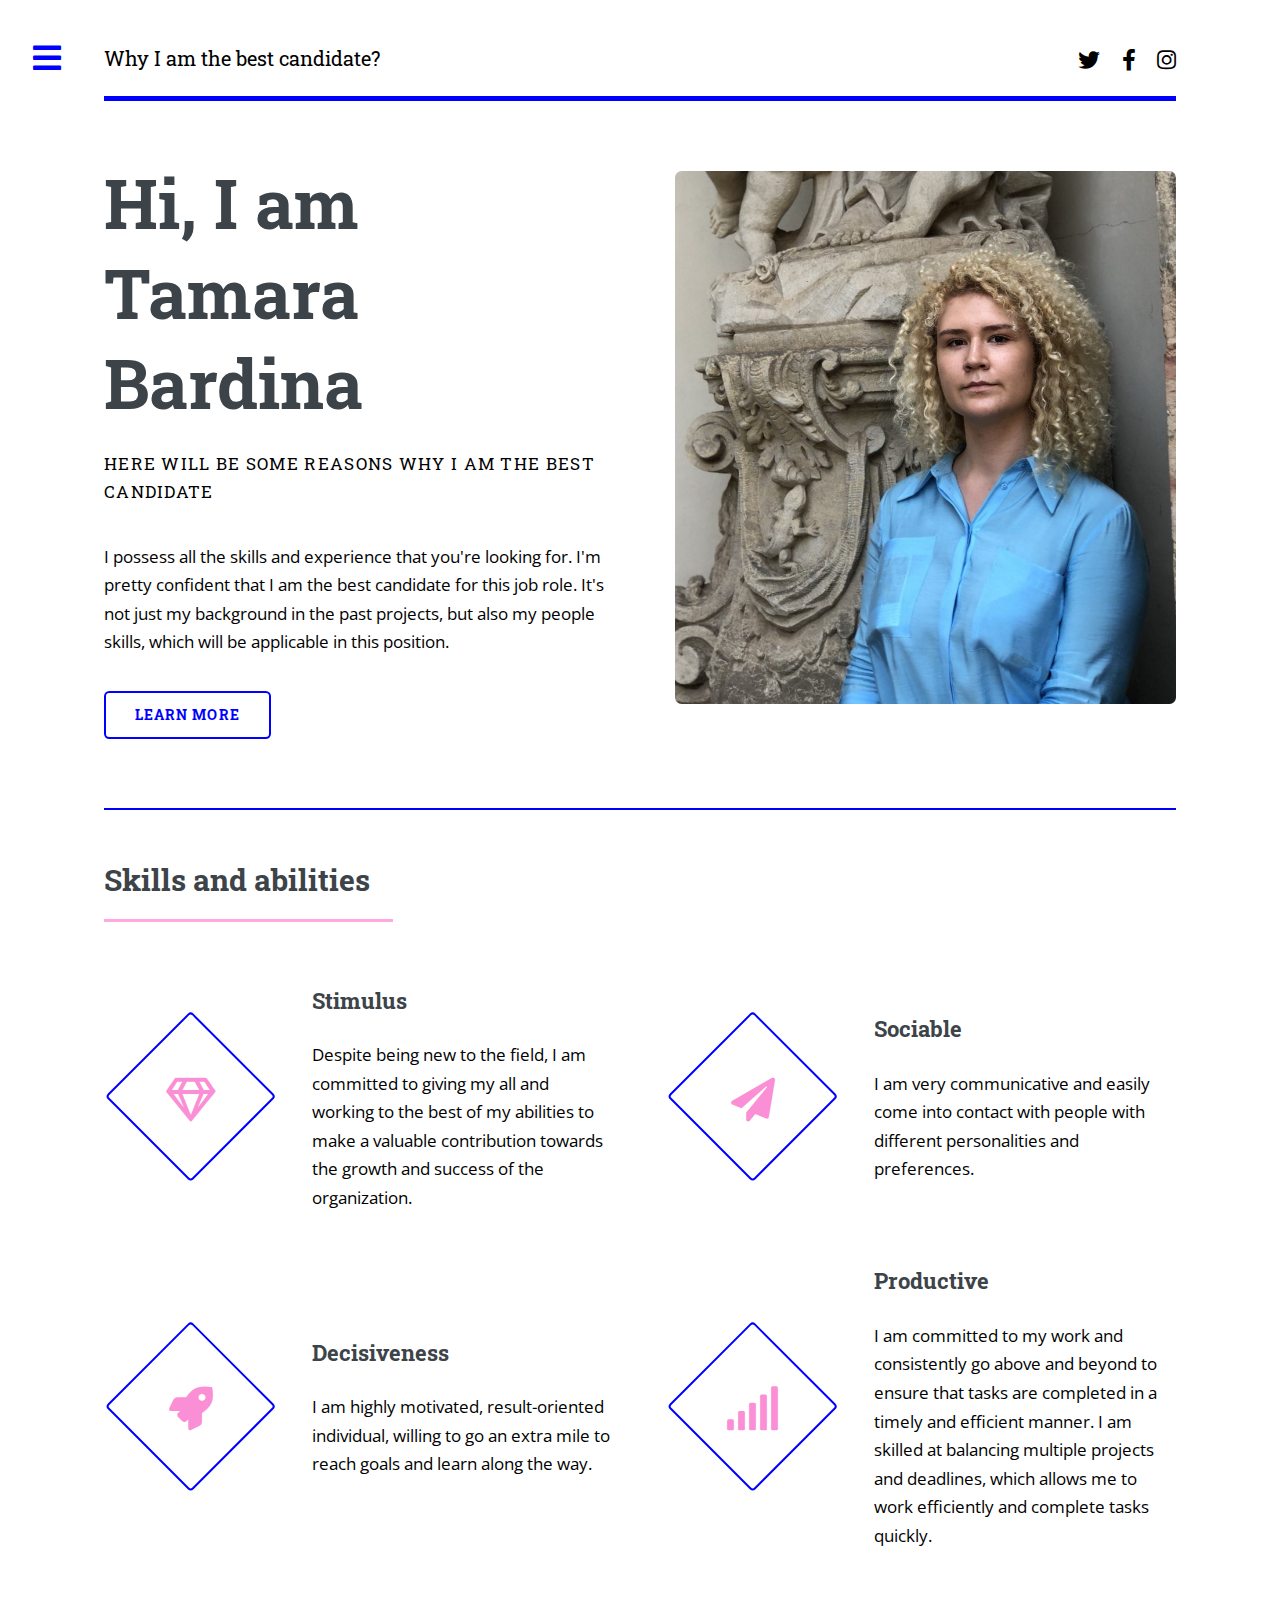
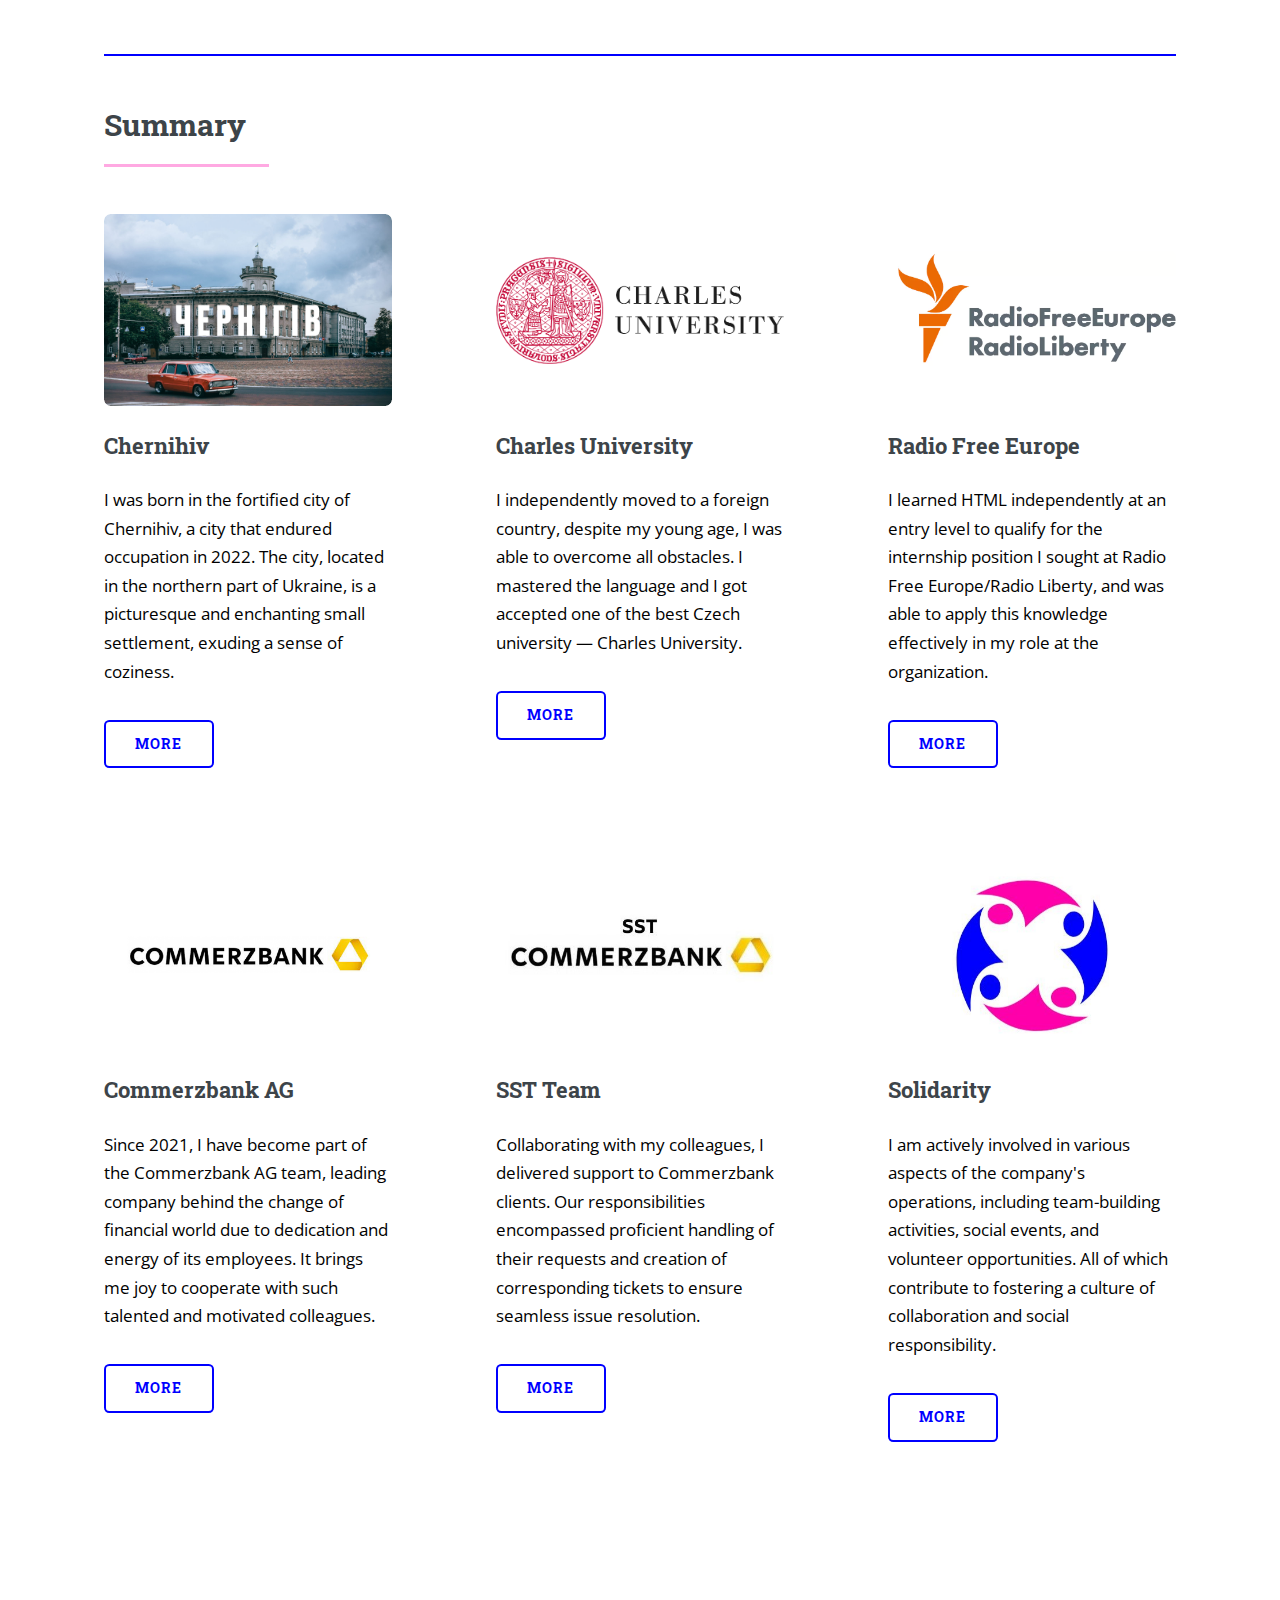
<file: index.html>
<html>
  <head>
    <link rel="shortcut icon" href="images/favicon.ico" type="image/x-icon">
    <title>Tamara Bardina</title>
    <meta charset="utf-8" />
    <meta
      name="viewport"
      content="width=device-width, initial-scale=1, user-scalable=no"
    />
    <link rel="stylesheet" href="main.css" />
    <link
      rel="stylesheet"
      href="./vendor/fontawesome-free-5.15.4-web/css/all.min.css"
    />
    <script
      defer
      src="./vendor/fontawesome-free-5.15.4-web/js/all.min.js"
    ></script>

    <script src="./vendor/jquery-3.6.4.min.js"></script>
  </head>

  <body class="is-preload">
    <!-- Wrapper -->
    <div id="wrapper">
      <!-- Main -->
      <div id="main">
        <div class="inner">
          <!-- Header -->
          <header id="header">
            <a href="#skills" class="logo">Why I am the best candidate?</a>
            <ul class="icons">
              <li>
                <a href="https://twitter.com/tamarrraa1" class="icon brands fa-twitter" target="_blank"></a>
              </li>
              <li>
                <a href="https://www.facebook.com/profile.php?id=100004613892435" class="icon brands fa-facebook-f" target="_blank"></a>
              </li>
              <li>
                <a href="https://www.instagram.com/lepanouissement.palmae/" class="icon brands fa-instagram" target="_blank"></a>
              </li>
            </ul>
          </header>

          <!-- Banner -->
          <section id="banner">
            <div class="content">
              <header>
                <h1>Hi, I am Tamara Bardina</h1>
                <p>Here will be some reasons why I am the best candidate</p>
              </header>
              <p>
                I possess all the skills and experience that you're looking for.
                I'm pretty confident that I am the best candidate for this job
                role. It's not just my background in the past projects, but also
                my people skills, which will be applicable in this position.
              </p>
              <ul class="actions">
                <li><a href="#skills" class="button big">Learn More</a></li> 
              </ul>
            </div>
            <span class="image object">
              <img src="images/pic10.jpg" alt="Nice picture of Tamara Bardina" />
            </span>
          </section>

          <!-- Section -->
          <section>
            <header class="major summary" id="skills">
              <h2>Skills and abilities</h2>
            </header>
            <div class="features">
              <article>
                <span class="icon fa-gem"></span>
                <div class="content">
                  <h3>Stimulus</h3>
                  <p>
                    Despite being new to the field, 
                    I am committed to giving my all and working to 
                    the best of my abilities to make a valuable contribution 
                    towards the growth and success of the organization.
                  </p>
                </div>
              </article>
              <article>
                <span class="icon solid fa-paper-plane"></span>
                <div class="content">
                  <h3>Sociable</h3>
                  <p>
                    I am very communicative and easily come into contact with
                    people with different personalities and preferences.
                  </p>
                </div>
              </article>
              <article>
                <span class="icon solid fa-rocket"></span>
                <div class="content">
                  <h3>Decisiveness</h3>
                  <p>
                    I am highly motivated, result-oriented individual, willing
                    to go an extra mile to reach goals and learn along the way.
                  </p>
                </div>
              </article>
              <article>
                <span class="icon solid fa-signal"></span>
                <div class="content">
                  <h3>Productive</h3>
                  <p>
                    I am committed to my work and consistently go above and
                    beyond to ensure that tasks are completed in a timely and
                    efficient manner. I am skilled at balancing multiple
                    projects and deadlines, which allows me to work efficiently
                    and complete tasks quickly.
                  </p>
                </div>
              </article>
            </div>
          </section>

          <!-- Section -->
          <section>
            <header class="major summary">
              <h2>Summary</h2>
            </header>
            <div class="posts">
              <article>
                <div class="box-posts">
                <a href="https://www.chernigiv-rada.gov.ua" class="image" target="_blank"
                  ><img src="images/pic01.jpg" alt="Nice picture of Chernihiv"
                /></a></div>
                <h3>Chernihiv</h3>
                <p>
                  I was born in the fortified city of Chernihiv, 
                  a city that endured occupation in 2022. 
                  The city, located in the northern part of Ukraine, 
                  is a picturesque and enchanting small settlement, exuding a sense of coziness.
                </p>
                <ul class="actions">
                  <li><a href="https://www.chernigiv-rada.gov.ua" class="button" target="_blank">More</a></li>
                </ul>
              </article>
              <article>
                <div class="box-posts">
                <a href="https://cuni.cz/uken-1.html" class="image" target="_blank"
                  ><img src="images/pic02.jpg" alt="Charles University logo"
                /></a></div>
                <h3>Charles University</h3>
                <p>
                  I independently moved to a foreign country, 
                  despite my young age, I was able to overcome all obstacles. 
                  I mastered the language and I got accepted 
                  one of the best Czech university — Charles University.
                </p>
                <ul class="actions">
                  <li><a href="https://cuni.cz/uken-1.html" class="button" target="_blank">More</a></li>
                </ul>
              </article>
              <article>
                <div class="box-posts">
                <a href="https://www.rferl.org/" class="image" target="_blank"
                  ><img src="images/pic03.jpg" alt="Radio Free Europe/Radio Liberty logo"
                /></a></div>
                <h3>Radio Free Europe</h3>
                <p>
                  I learned HTML independently at an entry level to qualify 
                  for the internship position I sought at Radio Free Europe/Radio Liberty, 
                  and was able to apply this knowledge effectively in my role at the organization.
                </p>
                <ul class="actions">
                  <li><a href="https://www.rferl.org/" class="button" target="_blank">More</a></li>
                </ul>
              </article>
              <article>
                <div class="box-posts">
                <a href="https://www.commerzbank.cz/portal/cs/cb/cz/firmenkunden/tschechien.html" class="image" target="_blank"
                  ><img src="images/pic04.jpg" alt="Commerzbank AG logo"
                /></a></div>
                <h3>Commerzbank AG</h3>
                <p>
                  Since 2021, I have become part of the Commerzbank AG team, 
                  leading company behind the change of financial world due to 
                  dedication and energy of its employees. It brings me joy 
                  to cooperate with such talented and motivated colleagues.
                </p>
                <ul class="actions">
                  <li><a href="https://www.commerzbank.cz/portal/cs/cb/cz/firmenkunden/tschechien.html" class="button" target="_blank">More</a></li>
                </ul>
              </article>
              <article>
                <div class="box-posts">
                <a href="https://www.commerzbank.cz/portal/cs/cb/cz/firmenkunden/tschechien.html" class="image" target="_blank"><img src="images/pic05.jpg" alt=""
                /></a></div>
                <h3>SST Team</h3>
                <p>
                  Collaborating with my colleagues, 
                  I delivered support to Commerzbank clients. 
                  Our responsibilities encompassed proficient handling 
                  of their requests and creation of corresponding tickets 
                  to ensure seamless issue resolution.
                </p>
                <ul class="actions">
                  <li><a href="https://www.commerzbank.cz/portal/cs/cb/cz/firmenkunden/tschechien.html" class="button" target="_blank">More</a></li>
                </ul>
              </article>
              <article>
                <div class="box-posts">
                <a href="generic.html" class="image" target="_blank"
                  ><img src="images/pic06.jpg" alt=""
                /></a></div>
                <h3>Solidarity</h3>
                <p>
                  I am actively involved in various aspects of the company's
                  operations, including team-building activities, social events,
                  and volunteer opportunities. All of which contribute to fostering 
                  a culture of collaboration and social responsibility.
                </p>
                <ul class="actions">
                  <li><a href="generic.html" class="button" target="_blank">More</a></li>
                </ul>
              </article>
            </div>
          </section>
        </div>
      </div>

      <!-- Sidebar -->
      <div id="sidebar" class="inactive">
        <div class="inner">
          <!-- Search -->
          <section id="search" class="alt">
            <form method="post" action="#">
              <input type="text" name="query" id="query" placeholder="Search" />
            </form>
          </section>

          <!-- Menu -->
          <nav id="menu">
            <header class="major">
              <h2>Menu</h2>
            </header>
            <ul>
              <li><a href="index.html">Homepage</a></li>
              <li><a href="generic.html">What I Can Bring to the Company?</a></li>
              <li><a href="elements.html">My philosophy</a></li>
              <li>
                <span class="opener">Submenu</span>
                <ul>
                  <li><a href="tidbit.html">Can I share a tidbit with you?</a></li>
                </ul>
              </li>
              
            </ul>
          </nav>

          <!-- Section -->
          <section>
            <header class="major">
              <h2>Get in touch</h2>
            </header>
            <p>
              Whether you're interested in collaborating on a project, 
              learning more about my services, or just saying hello, 
              I'd love to hear from you! Don't hesitate to get in touch - 
              let's connect and see how we can work together!
            </p>
            <ul class="contact">
              <li class="icon solid fa-envelope">
                <a href="mailto:amarabardina0077@yahoo.com">tamarabardina0077@yahoo.com</a>
              </li>
              <li class="icon solid fa-phone">+420 608 833 830</li>
              <li class="icon solid fa-home">
                Praha<br />
                Czech Republic
              </li>
            </ul>
          </section>

          <!-- Footer -->
          <footer id="footer">
            <p class="copyright">&copy; Untitled. All rights reserved.</p>
          </footer>
        </div>
      </div>
    </div>

    <!-- Scripts -->
    <script src="browser.min.js"></script>
    <script src="main.js"></script>
    <script src="main.css"></script>
  </body>
</html>
</file>
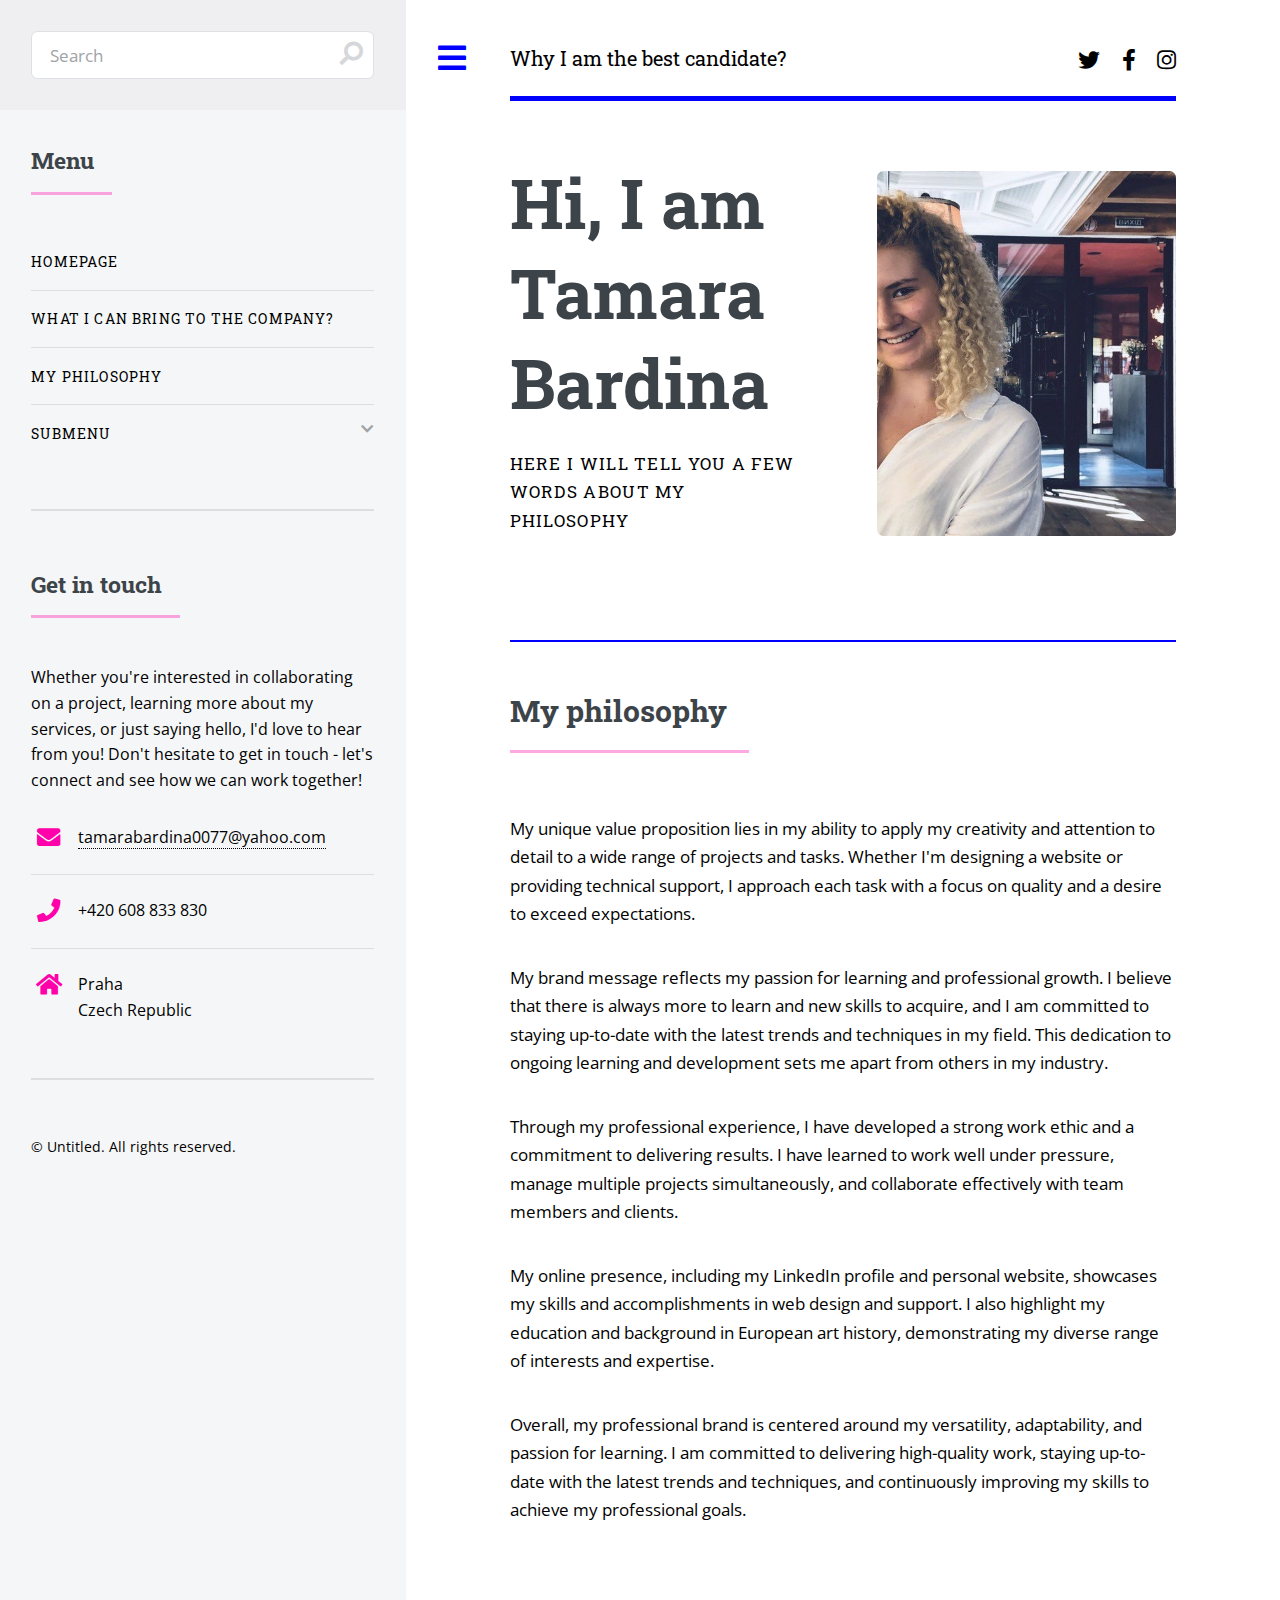
<file: elements.html>
<html>
  <head>
    <link rel="shortcut icon" href="images/favicon.ico" type="image/x-icon">
    <title>Tamara Bardina</title>
    <meta charset="utf-8" />
    <meta
      name="viewport"
      content="width=device-width, initial-scale=1, user-scalable=no"
    />
    <link rel="stylesheet" href="main.css" />
    <link
      rel="stylesheet"
      href="./vendor/fontawesome-free-5.15.4-web/css/all.min.css"
    />
    <script
      defer
      src="./vendor/fontawesome-free-5.15.4-web/js/all.min.js"
    ></script>

    <script src="./vendor/jquery-3.6.4.min.js"></script>
  </head>

  <body class="is-preload">
    <!-- Wrapper -->
    <div id="wrapper">
      <!-- Main -->
      <div id="main">
        <div class="inner">
          <!-- Header -->
          <header id="header">
            <a href="index.html" class="logo">Why I am the best candidate?</a>
            <ul class="icons">
              <li>
                <a href="https://twitter.com/tamarrraa1" class="icon brands fa-twitter" target="_blank"></a>
              </li>
              <li>
                <a href="https://www.facebook.com/profile.php?id=100004613892435" class="icon brands fa-facebook-f" target="_blank"></a>
              </li>
              <li>
                <a href="https://www.instagram.com/lepanouissement.palmae/" class="icon brands fa-instagram" target="_blank"></a>
              </li>
            </ul>
          </header>

          <!-- Banner -->
          <section id="banner">
            <div class="content">
              <header>
                <h1>Hi, I am Tamara Bardina</h1>
                <p>Here I will tell you a few words about my philosophy</p>
              </header>
            </div>
            <span class="image object">
              <img src="images/pic12.jpg" alt="Nice picture of Tamara Bardina" />
            </span>
          </section>

          <!-- Section -->
          <section>
            <header class="major summary">
              <h2>My philosophy</h2>
            </header>
            <p>My unique value proposition lies in my ability to apply my creativity and attention to detail to a wide range of projects and tasks. Whether I'm designing a website or providing technical support, I approach each task with a focus on quality and a desire to exceed expectations.</p>
            <p>My brand message reflects my passion for learning and professional growth. I believe that there is always more to learn and new skills to acquire, and I am committed to staying up-to-date with the latest trends and techniques in my field. This dedication to ongoing learning and development sets me apart from others in my industry.</p>
            <p>Through my professional experience, I have developed a strong work ethic and a commitment to delivering results. I have learned to work well under pressure, manage multiple projects simultaneously, and collaborate effectively with team members and clients.</p>
            <p>My online presence, including my LinkedIn profile and personal website, showcases my skills and accomplishments in web design and support. I also highlight my education and background in European art history, demonstrating my diverse range of interests and expertise.</p>
            <p>Overall, my professional brand is centered around my versatility, adaptability, and passion for learning. I am committed to delivering high-quality work, staying up-to-date with the latest trends and techniques, and continuously improving my skills to achieve my professional goals.</p>
          </section>
        </div>
      </div>

      <!-- Sidebar -->
      <div id="sidebar" class="inactive">
        <div class="inner">
          <!-- Search -->
          <section id="search" class="alt">
            <form method="post" action="#">
              <input type="text" name="query" id="query" placeholder="Search" />
            </form>
          </section>

          <!-- Menu -->
          <nav id="menu">
            <header class="major">
              <h2>Menu</h2>
            </header>
            <ul>
              <li><a href="index.html">Homepage</a></li>
              <li><a href="generic.html">What I Can Bring to the Company?</a></li>
              <li><a href="elements.html">My philosophy</a></li>
              <li>
                <span class="opener">Submenu</span>
                <ul>
                  <li><a href="tidbit.html">Can I share a tidbit with you?</a></li>
                </ul>

            </ul>
          </nav>

          <!-- Section -->
          <section>
            <header class="major">
              <h2>Get in touch</h2>
            </header>
            <p>
                Whether you're interested in collaborating on a project, 
                learning more about my services, or just saying hello, 
                I'd love to hear from you! Don't hesitate to get in touch - 
                let's connect and see how we can work together!
            </p>
            <ul class="contact">
              <li class="icon solid fa-envelope">
                <a href="mailto:amarabardina0077@yahoo.com">tamarabardina0077@yahoo.com</a>
              </li>
              <li class="icon solid fa-phone">+420 608 833 830</li>
              <li class="icon solid fa-home">
                Praha<br/>
                Czech Republic
              </li>
            </ul>
          </section>

          <!-- Footer -->
          <footer id="footer">
            <p class="copyright">&copy; Untitled. All rights reserved.</p>
          </footer>
        </div>
      </div>
    </div>

    <!-- Scripts -->
    <script src="browser.min.js"></script>
    <script src="main.js"></script>
    <script src="main.css"></script>
  </body>
</html>
</file>
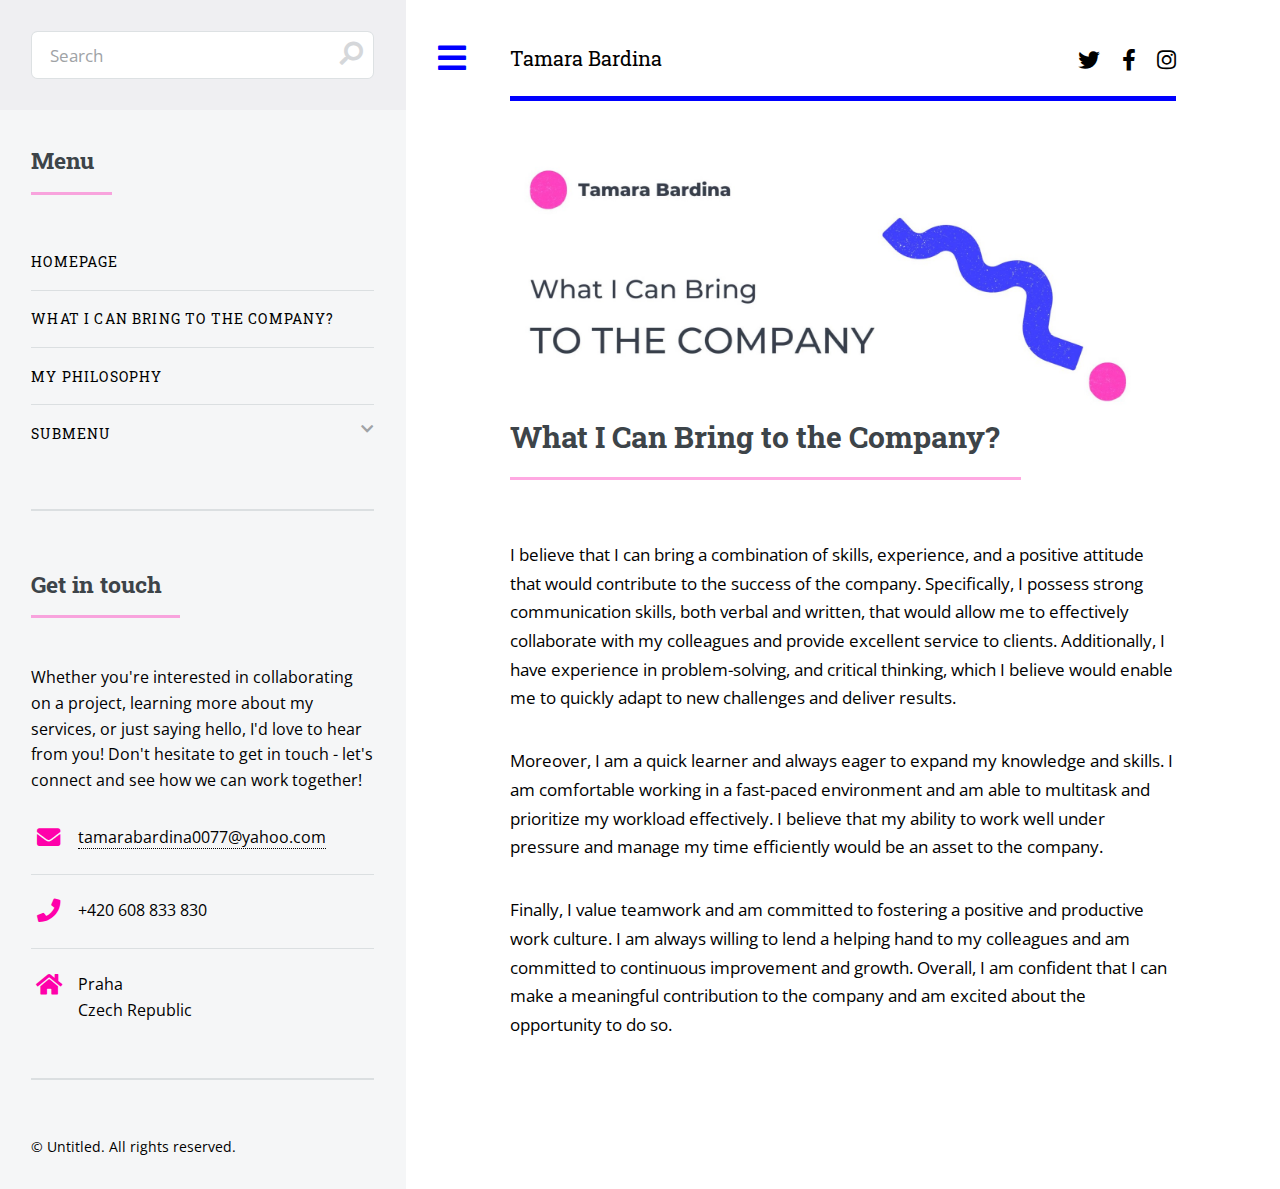
<file: generic.html>
<html>
	<head>
		<link rel="shortcut icon" href="images/favicon.ico" type="image/x-icon">
		<title>Tamara Bardina</title>
		<meta charset="utf-8"/>
		<meta
		  name="viewport"
		  content="width=device-width, initial-scale=1, user-scalable=no"
		/>
		<link rel="stylesheet" href="main.css"/>
		<link
		  rel="stylesheet"
		  href="./vendor/fontawesome-free-5.15.4-web/css/all.min.css"
		/>
		<script
		  defer
		  src="./vendor/fontawesome-free-5.15.4-web/js/all.min.js"
		></script>
	
		<script src="./vendor/jquery-3.6.4.min.js"></script>
	  </head>

	<body class="is-preload">
    <!-- Wrapper -->
    <div id="wrapper">
      <!-- Main -->
      <div id="main">
        <div class="inner">

					<!-- Header -->
							<header id="header">
								<a href="elements.html" class="logo">Tamara Bardina</a>
								<ul class="icons">
								  <li>
									<a href="https://twitter.com/tamarrraa1" class="icon brands fa-twitter" target="_blank"></a>
								  </li>
								  <li>
									<a href="https://www.facebook.com/profile.php?id=100004613892435" class="icon brands fa-facebook-f" target="_blank"></a>
								  </li>
								  <li>
									<a href="https://www.instagram.com/lepanouissement.palmae/" class="icon brands fa-instagram" target="_blank"></a>
								  </li>
								</ul>
							  </header>

							<!-- Content -->
								<section>
									<header class="main imageplace">
										<h1></h1>
									</header>

									<span class="image main"><img src="images/pic11.jpg" alt="Nice jpg img" /></span>

									<section>
										<header class="major summary">
										  <h2>What I Can Bring to the Company?</h2>
										</header>
										<p>I believe that I can bring a combination of skills, experience, and a positive attitude that would contribute to the success of the company. Specifically, I possess strong communication skills, both verbal and written, that would allow me to effectively collaborate with my colleagues and provide excellent service to clients. Additionally, I have experience in problem-solving, and critical thinking, which I believe would enable me to quickly adapt to new challenges and deliver results.</p>
										<p>Moreover, I am a quick learner and always eager to expand my knowledge and skills. I am comfortable working in a fast-paced environment and am able to multitask and prioritize my workload effectively. I believe that my ability to work well under pressure and manage my time efficiently would be an asset to the company.</p>
										<p>Finally, I value teamwork and am committed to fostering a positive and productive work culture. I am always willing to lend a helping hand to my colleagues and am committed to continuous improvement and growth. Overall, I am confident that I can make a meaningful contribution to the company and am excited about the opportunity to do so.</p>
									  </section>
									</div>
								  </div>

				<!-- Sidebar -->
				<div id="sidebar" class="inactive">
					<div class="inner">
					  <!-- Search -->
					  <section id="search" class="alt">
						<form method="post" action="#">
						  <input type="text" name="query" id="query" placeholder="Search" />
						</form>
					  </section>

							<!-- Menu -->
								<nav id="menu">
									<header class="major">
										<h2>Menu</h2>
									</header>
									<ul>
										<li><a href="index.html">Homepage</a></li>
										<li><a href="generic.html">What I Can Bring to the Company?</a></li>
										<li><a href="elements.html">My philosophy</a></li>
										<li>
											<span class="opener">Submenu</span>
											<ul>
												<li><a href="tidbit.html">Can I share a tidbit with you?</a></li>
											</ul>
										</li>
									</ul>
								</nav>

							<!-- Section -->
								<section>
									<header class="major">
										<h2>Get in touch</h2>
									</header>
									<p>Whether you're interested in collaborating on a project, 
										learning more about my services, or just saying hello, 
										I'd love to hear from you! Don't hesitate to get in touch - 
										let's connect and see how we can work together!</p>
									<ul class="contact">
										<li class="icon solid fa-envelope">
											<a href="mailto:amarabardina0077@yahoo.com">tamarabardina0077@yahoo.com</a>
										  </li>
										  <li class="icon solid fa-phone">+420 608 833 830</li>
										  <li class="icon solid fa-home">
											Praha<br />
											Czech Republic
										  </li>
										</ul>
									  </section>

							<!-- Footer -->
								<footer id="footer">
									<p class="copyright">&copy; Untitled. All rights reserved.</p>
								</footer>

						</div>
					</div>

			</div>

		<!-- Scripts -->
		<script src="browser.min.js"></script>
		<script src="main.js"></script>
		<script src="main.css"></script>
	</body>
</html>
</file>
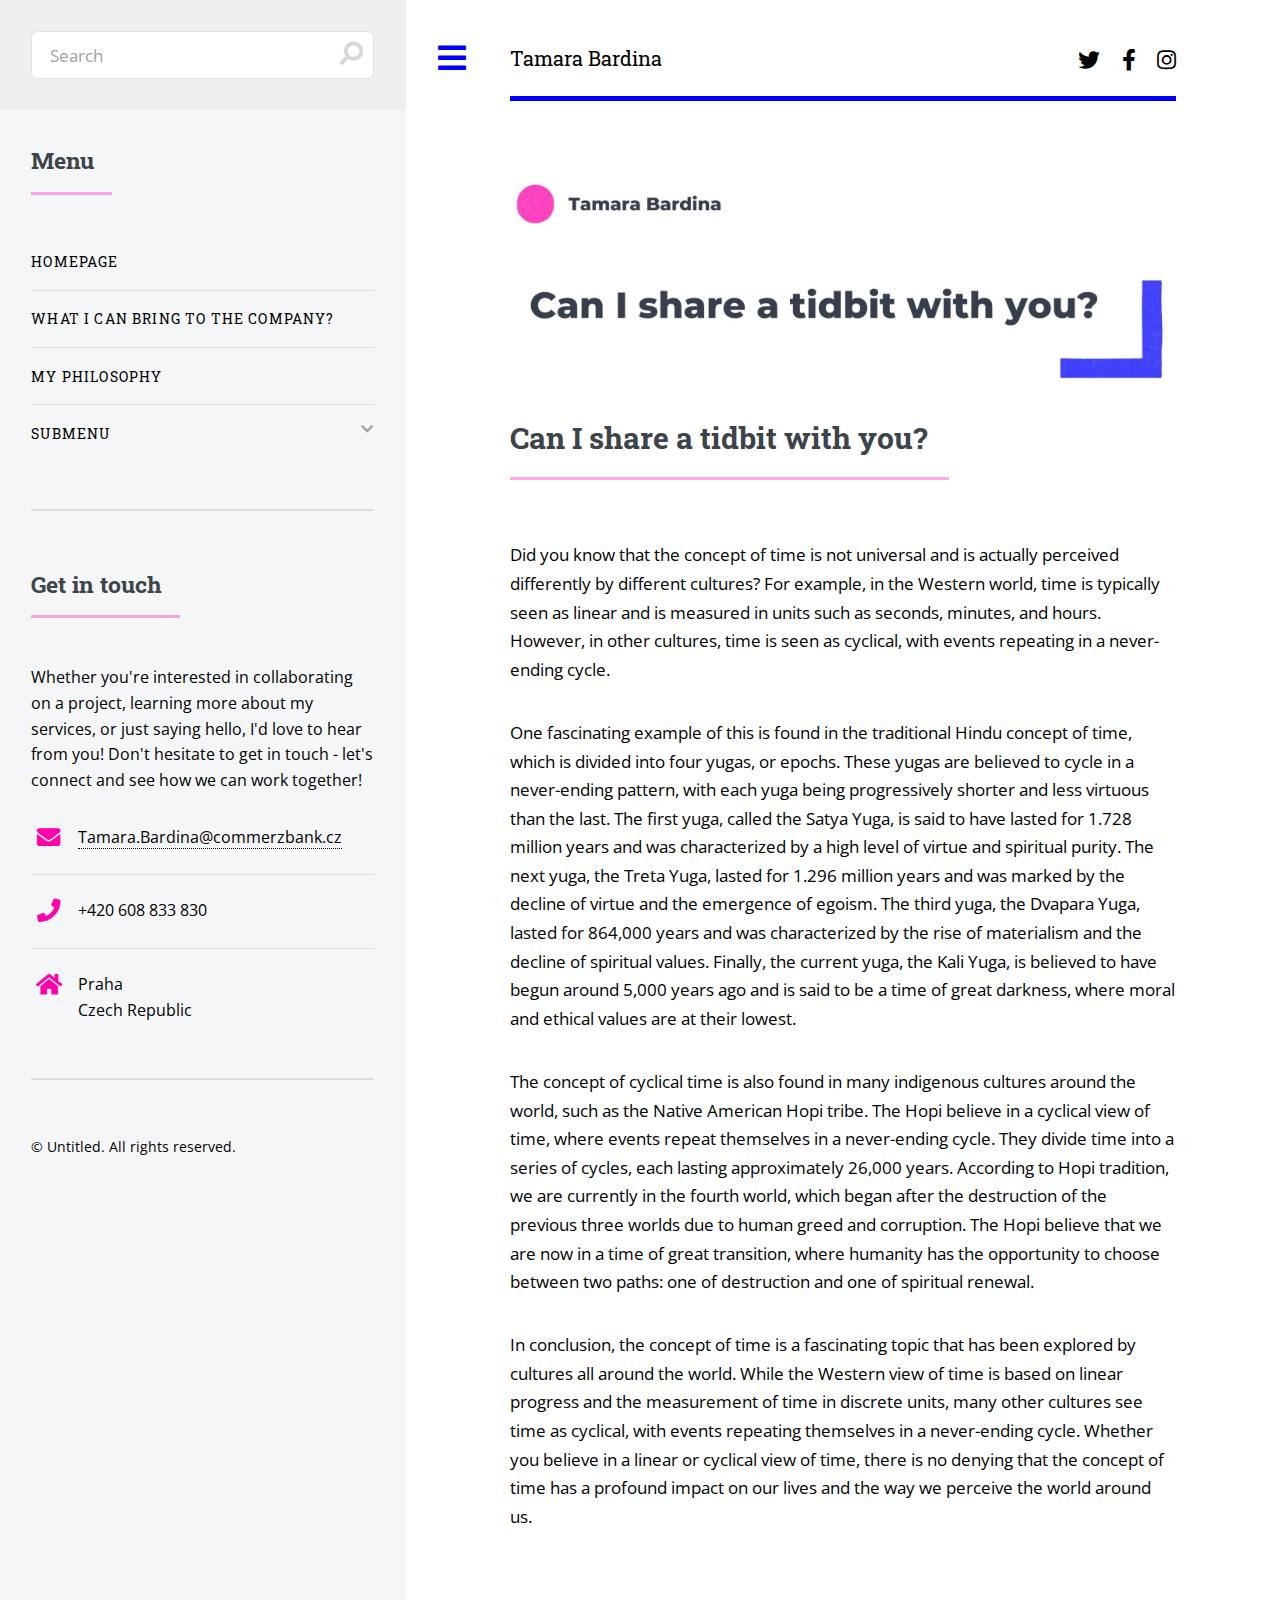
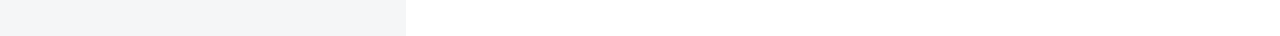
<file: tidbit.html>
<html>
	<head>
		<link rel="shortcut icon" href="images/favicon.ico" type="image/x-icon">
		<title>Tamara Bardina</title>
		<meta charset="utf-8"/>
		<meta
		  name="viewport"
		  content="width=device-width, initial-scale=1, user-scalable=no"
		/>
		<link rel="stylesheet" href="main.css"/>
		<link
		  rel="stylesheet"
		  href="./vendor/fontawesome-free-5.15.4-web/css/all.min.css"
		/>
		<script
		  defer
		  src="./vendor/fontawesome-free-5.15.4-web/js/all.min.js"
		></script>
	
		<script src="./vendor/jquery-3.6.4.min.js"></script>
	  </head>

	<body class="is-preload">
    <!-- Wrapper -->
    <div id="wrapper">
      <!-- Main -->
      <div id="main">
        <div class="inner">

					<!-- Header -->
							<header id="header">
								<a href="index.html" class="logo">Tamara Bardina</a>
								<ul class="icons">
								  <li>
									<a href="https://twitter.com/tamarrraa1" class="icon brands fa-twitter" target="_blank"></a>
								  </li>
								  <li>
									<a href="https://www.facebook.com/profile.php?id=100004613892435" class="icon brands fa-facebook-f" target="_blank"></a>
								  </li>
								  <li>
									<a href="https://www.instagram.com/lepanouissement.palmae/" class="icon brands fa-instagram" target="_blank"></a>
								  </li>
								</ul>
							  </header>

							<!-- Content -->
								<section>
									<header class="main imageplace">
										<h1></h1>
									</header>

									<span class="image main"><img src="images/pic13.jpg" alt="Nice jpg img" /></span>

									<section>
										<header class="major summary">
										  <h2>Can I share a tidbit with you?</h2>
										</header>
										<p>Did you know that the concept of time is not universal and is actually perceived 
											differently by different cultures? For example, in the Western world, time is 
											typically seen as linear and is measured in units such as seconds, minutes, 
											and hours. However, in other cultures, time is seen as cyclical, with events 
											repeating in a never-ending cycle.</p>
										<p>One fascinating example of this is found in the traditional Hindu concept of time, 
											which is divided into four yugas, or epochs. These yugas are believed to cycle in 
											a never-ending pattern, with each yuga being progressively shorter and less virtuous 
											than the last. The first yuga, called the Satya Yuga, is said to have lasted for 
											1.728 million years and was characterized by a high level of virtue and spiritual 
											purity. The next yuga, the Treta Yuga, lasted for 1.296 million years and was 
											marked by the decline of virtue and the emergence of egoism. The third yuga, 
											the Dvapara Yuga, lasted for 864,000 years and was characterized by the rise 
											of materialism and the decline of spiritual values. Finally, the current yuga, 
											the Kali Yuga, is believed to have begun around 5,000 years ago and is said to 
											be a time of great darkness, where moral and ethical values are at their lowest.</p>
										<p>The concept of cyclical time is also found in many indigenous cultures around the world, 
											such as the Native American Hopi tribe. The Hopi believe in a cyclical view of time, 
											where events repeat themselves in a never-ending cycle. They divide time into a 
											series of cycles, each lasting approximately 26,000 years. According to Hopi tradition, 
											we are currently in the fourth world, which began after the destruction of the previous 
											three worlds due to human greed and corruption. The Hopi believe that we are now in a 
											time of great transition, where humanity has the opportunity to choose between two paths: 
											one of destruction and one of spiritual renewal.</p>
										<p>In conclusion, the concept of time is a fascinating topic that has been explored 
											by cultures all around the world. While the Western view of time is based on linear 
											progress and the measurement of time in discrete units, many other cultures see 
											time as cyclical, with events repeating themselves in a never-ending cycle. 
											Whether you believe in a linear or cyclical view of time, there is no denying 
											that the concept of time has a profound impact on our lives and the way we perceive 
											the world around us.</p>
									  </section>
									</div>
								  </div>

				<!-- Sidebar -->
				<div id="sidebar" class="inactive">
					<div class="inner">
					  <!-- Search -->
					  <section id="search" class="alt">
						<form method="post" action="#">
						  <input type="text" name="query" id="query" placeholder="Search" />
						</form>
					  </section>

							<!-- Menu -->
								<nav id="menu">
									<header class="major">
										<h2>Menu</h2>
									</header>
									<ul>
										<li><a href="index.html">Homepage</a></li>
										<li><a href="generic.html">What I Can Bring to the Company?</a></li>
										<li><a href="elements.html">My philosophy</a></li>
										<li>
											<span class="opener">Submenu</span>
											<ul>
												<li><a href="tidbit.html">Can I share a tidbit with you?</a></li>
											</ul>
										</li>
									</ul>
								</nav>

							

							<!-- Section -->
								<section>
									<header class="major">
										<h2>Get in touch</h2>
									</header>
									<p>Whether you're interested in collaborating on a project, 
										learning more about my services, or just saying hello, 
										I'd love to hear from you! Don't hesitate to get in touch - 
										let's connect and see how we can work together!</p>
									<ul class="contact">
										<li class="icon solid fa-envelope">
											<a href="mailto:Tamara.Bardina@commerzbank.cz">Tamara.Bardina@commerzbank.cz</a>
										  </li>
										  <li class="icon solid fa-phone">+420 608 833 830</li>
										  <li class="icon solid fa-home">
											Praha<br />
											Czech Republic
										  </li>
										</ul>
									  </section>

							<!-- Footer -->
								<footer id="footer">
									<p class="copyright">&copy; Untitled. All rights reserved.</p>
								</footer>

						</div>
					</div>

			</div>

		<!-- Scripts -->
		<script src="browser.min.js"></script>
		<script src="main.js"></script>
		<script src="main.css"></script>
	</body>
</html>
</file>
<file: main.css>
@import url("https://fonts.googleapis.com/css?family=Open+Sans:400,600,400italic,600italic|Roboto+Slab:400,700");

* {
  margin: 0;
  padding: 0;
  border: 0;
  font-size: 100%;
  font: inherit;
  vertical-align: baseline;
}

article,
footer,
header,
menu,
nav,
section {
  display: block;
}

body {
  line-height: 1;
}

ol,
ul {
  list-style: none;
}

body {
  -webkit-text-size-adjust: none;
}

/* Basic */
@-ms-viewport {
  width: device-width;
}

body {
  -ms-overflow-style: scrollbar;
}

@media screen and (max-width: 480px) {
  html,
  body {
    min-width: 320px;
  }
}

html {
  box-sizing: border-box;
}

*,
*:before,
*:after {
  box-sizing: inherit;
}

body {
  background: #ffffff;
}
body.is-preload *,
body.is-preload *:before,
body.is-preload *:after,
body.is-resizing *,
body.is-resizing *:before,
body.is-resizing *:after {
  -webkit-animation: none !important;
  -ms-animation: none !important;
  animation: none !important;
  -webkit-transition: none !important;
  -ms-transition: none !important;
  transition: none !important;
}

/* Type text*/
body,
input {
  color: #000000;
  font-family: "Open Sans", sans-serif;
  font-size: 13pt;
  font-weight: 400;
  line-height: 1.65;
}
/* Burger */
a {
  -webkit-transition: color 0.2s ease-in-out,
    border-bottom-color 0.2s ease-in-out;
  -ms-transition: color 0.2s ease-in-out, border-bottom-color 0.2s ease-in-out;
  transition: color 0.2s ease-in-out, border-bottom-color 0.2s ease-in-out;
  border-bottom: dotted 1px;
  color: #0000ff;
  text-decoration: none;
}
/* bottom color */
a:hover {
  border-bottom-color: #0000ff;
  color: #0000ff !important;
}
a:hover strong {
  color: inherit;
}

strong,
b {
  color: #0000ff;
  font-weight: 600;
}

em,
i {
  font-style: italic;
}

p {
  margin: 0 0 2em 0;
}
/* головні тексти, заголовки */
h1,
h2,
h3,
h4,
h5,
h6 {
  color: #3d4449;
  font-family: "Roboto Slab", serif;
  font-weight: 700;
  line-height: 1,5;
  margin: 0 0 1em 0;
}
h1 a,
h2 a,
h3 a,
h4 a,
h5 a,
h6 a {
  color: inherit;
  text-decoration: none;
  border-bottom: 0;
}

h1 {
  font-size: 4em;
  margin: 0 0 0.5em 0;
  line-height: 1.3;
}

h2 {
  font-size: 1.75em;
}

h3 {
  font-size: 1.25em;
}

h4 {
  font-size: 1.1em;
}

h5 {
  font-size: 0.9em;
}

h6 {
  font-size: 0.7em;
}

sub {
  font-size: 0.8em;
  position: relative;
  top: 0.5em;
}

sup {
  font-size: 0.8em;
  position: relative;
  top: -0.5em;
}

hr {
  border: 0;
  border-bottom: solid 1px rgba(210, 215, 217, 0.75);
  margin: 2em 0;
}
hr.major {
  margin: 3em 0;
}

.align-left {
  text-align: left;
}

.align-center {
  text-align: center;
}

.align-right {
  text-align: right;
}

/* Section/Article */
section.special,
article.special {
  text-align: center;
}

header p {
  font-family: "Roboto Slab", serif;
  font-size: 1em;
  font-weight: 400;
  letter-spacing: 0.075em;
  margin-top: -0.7em;
  text-transform: uppercase;
}
/* text underline */
header.major > :last-child {
  border-bottom: solid 3px #ff00aa56;
  display: inline-block;
  margin: 0 0 2em 0;
  padding: 0 0.75em 0.5em 0;
}

header.main > :last-child {
  margin: 0 0 1em 0;
}

/* Posts box */
.box-posts {
  display: flex;
  align-items: center; /* вирівнювання по вертикалі */
  justify-content: center; /* вирівнювання по горизонталі */
  height: 200px;
}

/* Form */
form {
  margin: 0 0 2em 0;
}

input[type="text"],
input[type="search"] {
  -webkit-appearance: none;
  -ms-appearance: none;
  appearance: none;
  background: #ffffff;
  border-radius: 0.375em;
  border: none;
  border: solid 1px rgba(210, 215, 217, 0.75);
  color: inherit;
  display: block;
  outline: 0;
  padding: 0 1em;
  text-decoration: none;
  width: 100%;
}
input[type="text"]:invalid,
input[type="search"]:invalid {
  box-shadow: none;
}
input[type="text"]:focus,
input[type="search"]:focus {
  border-color: #0000ff;
  box-shadow: 0 0 0 1px #0000ff;
}

input[type="text"],
input[type="search"] {
  height: 2.75em;
}

::-webkit-input-placeholder {
  color: #9fa3a6 !important;
  opacity: 1;
}

:-ms-input-placeholder {
  color: #9fa3a6 !important;
  opacity: 1;
}

/* Icon */
.icon {
  text-decoration: none;
  border-bottom: none;
  position: relative;
}
.icon:before {
  -webkit-font-smoothing: antialiased;
  display: inline-block;
  font-style: normal;
  font-variant: normal;
  text-rendering: auto;
  line-height: 1;
  text-transform: none !important;
  font-family: "Font Awesome 5 Free";
  font-weight: 400;
}
.icon > .label {
  display: none;
}
.icon:before {
  line-height: inherit;
}
.icon.solid:before {
  font-weight: 900;
}
.icon.brands:before {
  font-family: "Font Awesome 5 Brands";
}

/* Image */
.image {
  border-radius: 0.375em;
  border: 0;
  display: inline-block;
  position: relative;
}
.image img {
  border-radius: 0.375em;
  display: block;
}
.image.left,
.image.right {
  max-width: 40%;
}
.image.left img,
.image.right img {
  width: 100%;
}
.image.left {
  float: left;
  padding: 0 1.5em 1em 0;
  top: 0.25em;
}
.image.right {
  float: right;
  padding: 0 0 1em 1.5em;
  top: 0.25em;
}
.image.fit {
  display: block;
  margin: 0 0 2em 0;
  width: 100%;
}
.image.fit img {
  width: 100%;
}
.image.main {
  display: block;
  margin: 0 0 3em 0;
  width: 100%;
}
.image.main img {
  width: 100%;
}

a.image {
  overflow: hidden;
}
a.image img {
  -webkit-transition: -webkit-transform 0.2s ease;
  -ms-transition: -ms-transform 0.2s ease;
  transition: transform 0.2s ease;
}
a.image:hover img {
  -webkit-transform: scale(1.075);
  -ms-transform: scale(1.075);
  transform: scale(1.075);
}

/* Actions */
ul.actions {
  display: -webkit-flex;
  display: -ms-flex;
  display: flex;
  cursor: default;
  list-style: none;
  margin-left: -1em;
  padding-left: 0;
}
ul.actions li {
  padding: 0 0 0 1em;
  vertical-align: middle;
}
ul.actions.special {
  -webkit-justify-content: center;
  -ms-justify-content: center;
  justify-content: center;
  width: 100%;
  margin-left: 0;
}
ul.actions.special li:first-child {
  padding-left: 0;
}
ul.actions.stacked {
  -webkit-flex-direction: column;
  -ms-flex-direction: column;
  flex-direction: column;
  margin-left: 0;
}
ul.actions.stacked li {
  padding: 1.3em 0 0 0;
}
ul.actions.stacked li:first-child {
  padding-top: 0;
}
ul.actions.fit {
  width: calc(100% + 1em);
}
ul.actions.fit li {
  -webkit-flex-grow: 1;
  -ms-flex-grow: 1;
  flex-grow: 1;
  -webkit-flex-shrink: 1;
  -ms-flex-shrink: 1;
  flex-shrink: 1;
  width: 100%;
}
ul.actions.fit li > * {
  width: 100%;
}
ul.actions.fit.stacked {
  width: 100%;
}

/* Icons */
ul.icons {
  cursor: default;
  list-style: none;
  padding-left: 0;
}
ul.icons li {
  display: inline-block;
  padding: 0 1em 0 0;
}
ul.icons li:last-child {
  padding-right: 0;
}
ul.icons li .icon {
  color: #000000;
}
ul.icons li .icon:before {
  font-size: 1.25em;
}
ul.icons li .icon:hover {
  color: #ff00aa !important;
}

/* Contact */
ul.contact {
  list-style: none;
  padding: 0;
}
ul.contact li {
  text-decoration: none;
  border-top: solid 1px rgba(210, 215, 217, 0.75);
  margin: 1.5em 0 0 0;
  padding: 1.5em 0 0 3em;
  position: relative;
}
ul.contact li:before {
  -webkit-font-smoothing: antialiased;
  display: inline-block;
  font-style: normal;
  font-variant: normal;
  text-rendering: auto;
  line-height: 1;
  text-transform: none !important;
  font-family: "Font Awesome 5 Free";
  font-weight: 400;
}
/* under icons нижні іконки в меню */
ul.contact li:before {
  color: #ff00aa;
  display: inline-block;
  font-size: 1.5em;
  height: 1.125em;
  left: 0;
  line-height: 1.125em;
  position: absolute;
  text-align: center;
  top: 1em;
  width: 1.5em;
}
ul.contact li:first-child {
  border-top: 0;
  margin-top: 0;
  padding-top: 0;
}
ul.contact li:first-child:before {
  top: 0;
}
ul.contact li a {
  color: inherit;
}

/* Button more */
input[type="submit"],
input[type="reset"],
input[type="button"],
button,
.button {
  -webkit-appearance: none;
  -ms-appearance: none;
  appearance: none;
  -webkit-transition: background-color 0.2s ease-in-out, color 0.2s ease-in-out;
  -ms-transition: background-color 0.2s ease-in-out, color 0.2s ease-in-out;
  transition: background-color 0.2s ease-in-out, color 0.2s ease-in-out;
  background-color: transparent;
  border-radius: 0.375em;
  border: 0;
  box-shadow: inset 0 0 0 2px #0000ff;
  color: #0000ff !important;
  cursor: pointer;
  display: inline-block;
  font-family: "Roboto Slab", serif;
  font-size: 0.8em;
  font-weight: 700;
  height: 3.5em;
  letter-spacing: 0.075em;
  line-height: 3.5em;
  padding: 0 2.25em;
  text-align: center;
  text-decoration: none;
  text-transform: uppercase;
  white-space: nowrap;
}
input[type="submit"]:hover,
input[type="reset"]:hover,
input[type="button"]:hover,
button:hover,
.button:hover {
  background-color: rgba(138, 125, 255, 0.05);
}
input[type="submit"]:active,
input[type="reset"]:active,
input[type="button"]:active,
button:active,
.button:active {
  background-color: rgba(138, 125, 255, 0.05);
}
input[type="submit"].icon:before,
input[type="reset"].icon:before,
input[type="button"].icon:before,
button.icon:before,
.button.icon:before {
  margin-right: 0.5em;
}
input[type="submit"].fit,
input[type="reset"].fit,
input[type="button"].fit,
button.fit,
.button.fit {
  width: 100%;
}
input[type="submit"].small,
input[type="reset"].small,
input[type="button"].small,
button.small,
.button.small {
  font-size: 0.6em;
}
input[type="submit"].large,
input[type="reset"].large,
input[type="button"].large,
button.large,
.button.large {
  font-size: 1em;
  height: 3.65em;
  line-height: 3.65em;
}
input[type="submit"].primary,
input[type="reset"].primary,
input[type="button"].primary,
button.primary,
.button.primary {
  background-color: #0000ff;
  box-shadow: none;
  color: #ffffff !important;
}
input[type="submit"].primary:hover,
input[type="reset"].primary:hover,
input[type="button"].primary:hover,
button.primary:hover,
.button.primary:hover {
  background-color: #8778f6;
}
input[type="submit"].primary:active,
input[type="reset"].primary:active,
input[type="button"].primary:active,
button.primary:active,
.button.primary:active {
  background-color: #8778f6;
}
input[type="submit"].disabled,
input[type="submit"]:disabled,
input[type="reset"].disabled,
input[type="reset"]:disabled,
input[type="button"].disabled,
input[type="button"]:disabled,
button.disabled,
button:disabled,
.button.disabled,
.button:disabled {
  pointer-events: none;
  opacity: 0.25;
}

/* Features for webbr*/
.features {
  display: -webkit-flex;
  display: -ms-flex;
  display: flex;
  -webkit-flex-wrap: wrap;
  -ms-flex-wrap: wrap;
  flex-wrap: wrap;
  margin: 0 0 2em -3em;
  width: calc(100% + 3em);
}
.features article {
  -webkit-align-items: center;
  -ms-align-items: center;
  align-items: center;
  display: -webkit-flex;
  display: -ms-flex;
  display: flex;
  margin: 0 0 3em 3em;
  position: relative;
  width: calc(50% - 3em);
}
.features article:nth-child(2n - 1) {
  margin-right: 1.5em;
}
.features article:nth-child(2n) {
  margin-left: 1.5em;
}
.features article:nth-last-child(1),
.features article:nth-last-child(2) {
  margin-bottom: 0;
}
.features article .icon {
  -webkit-flex-grow: 0;
  -ms-flex-grow: 0;
  flex-grow: 0;
  -webkit-flex-shrink: 0;
  -ms-flex-shrink: 0;
  flex-shrink: 0;
  display: block;
  height: 10em;
  line-height: 10em;
  margin: 0 2em 0 0;
  text-align: center;
  width: 10em;
}
/* color of icons у другій половині головної сторінки*/
.features article .icon:before {
  color: #f400a370;
  font-size: 2.75rem;
  position: relative;
  top: 0.05em;
}
/* lines for icons sk and abl*/
.features article .icon:after {
  -webkit-transform: rotate(45deg);
  -ms-transform: rotate(45deg);
  transform: rotate(45deg);
  border-radius: 0.25rem;
  border: solid 2px #0000ff;
  content: "";
  display: block;
  height: 7em;
  left: 50%;
  margin: -3.5em 0 0 -3.5em;
  position: absolute;
  top: 50%;
  width: 7em;
}
.features article .content {
  -webkit-flex-grow: 1;
  -ms-flex-grow: 1;
  flex-grow: 1;
  -webkit-flex-shrink: 1;
  -ms-flex-shrink: 1;
  flex-shrink: 1;
  width: 100%;
}
.features article .content > :last-child {
  margin-bottom: 0;
}

/* Posts */
.posts {
  display: -webkit-flex;
  display: -ms-flex;
  display: flex;
  -webkit-flex-wrap: wrap;
  -ms-flex-wrap: wrap;
  flex-wrap: wrap;
  margin: 0 0 2em -6em;
  width: calc(100% + 6em);
}
.posts article {
  -webkit-flex-grow: 0;
  -ms-flex-grow: 0;
  flex-grow: 0;
  -webkit-flex-shrink: 1;
  -ms-flex-shrink: 1;
  flex-shrink: 1;
  margin: 0 0 6em 6em;
  position: relative;
  width: calc(33.33333% - 6em);
}

.posts article > :last-child {
  margin-bottom: 0;
}
.posts article .image {
  display: block;
  margin: 0 0 2em 0;
}
.posts article .image img {
  display: block;
  width: 100%;
}

/* Wrapper */
#wrapper {
  display: -webkit-flex;
  display: -ms-flex;
  display: flex;
  -webkit-flex-direction: row-reverse;
  -ms-flex-direction: row-reverse;
  flex-direction: row-reverse;
  min-height: 100vh;
}

/* Main */
#main {
  -webkit-flex-grow: 1;
  -ms-flex-grow: 1;
  flex-grow: 1;
  -webkit-flex-shrink: 1;
  -ms-flex-shrink: 1;
  flex-shrink: 1;
  width: 100%;
}
#main > .inner {
  padding: 0 6em 0.1em 6em;
  margin: 0 auto;
  max-width: 110em;
}
/* line before summery */ 
#main > .inner > section {
  padding: 6em 0 4em 0;
  border-top: solid 2px #0000ff;
}
#main > .inner > section:first-of-type {
  border-top: 0 !important;
}

/* Sidebar */
#search form {
  text-decoration: none;
  position: relative;
}
#search form:before {
  -webkit-font-smoothing: antialiased;
  display: inline-block;
  font-style: normal;
  font-variant: normal;
  text-rendering: auto;
  line-height: 1;
  text-transform: none !important;
  font-family: "Font Awesome 5 Free";
  font-weight: 900;
}
#search form:before {
  -webkit-transform: scaleX(-1);
  -ms-transform: scaleX(-1);
  transform: scaleX(-1);
  color: #7f888f;
  content: "\f002";
  cursor: default;
  display: block;
  font-size: 1.5em;
  height: 2em;
  line-height: 2em;
  opacity: 0.325;
  position: absolute;
  right: 0;
  text-align: center;
  top: 0;
  width: 2em;
}
#search form input[type="text"] {
  padding-right: 2.75em;
}

#sidebar {
  display: flex;
  -webkit-flex-grow: 0;
  -ms-flex-grow: 0;
  flex-grow: 0;
  -webkit-flex-shrink: 0;
  -ms-flex-shrink: 0;
  flex-shrink: 0;
  -webkit-transition: margin-left 0.5s ease, box-shadow 0.5s ease;
  -ms-transition: margin-left 0.5s ease, box-shadow 0.5s ease;
  transition: margin-left 0.5s ease, box-shadow 0.5s ease;
  font-size: 0.9em;
  position: relative;
}
#sidebar > .icon {
  color: #7f7f8f;
  display: inline-block;
  font-size: 2em;
  height: 2em;
  line-height: 2em;
  text-align: center;
  width: 2em;
  margin: 1rem;
  cursor: pointer;
}
#sidebar h2 {
  font-size: 1.5em;
}
#sidebar > .inner {
  position: relative;
  padding: 2em;
  width: 26em;
  background-color: #f5f6f7;
  transition: max-width 0.5s ease;
}
#sidebar > .inner > * {
  border-bottom: solid 2px rgba(210, 215, 217, 0.75);
  margin: 0 0 3.5em 0;
  padding: 0 0 3.5em 0;
}
#sidebar > .inner > * > :last-child {
  margin-bottom: 0;
}
#sidebar > .inner > *:last-child {
  border-bottom: 0;
  margin-bottom: 0;
  padding-bottom: 0;
}
#sidebar > .inner > .alt {
  background-color: #efeff2;
  border-bottom: 0;
  margin: -2em -2em 2em -2em;
  padding: 2em;
  width: calc(100% + 4em);
}
#sidebar .toggle {
  text-decoration: none;
  -webkit-transition: left 0.5s ease;
  -ms-transition: left 0.5s ease;
  transition: left 0.5s ease;
  -webkit-tap-highlight-color: rgba(255, 255, 255, 0);
  border: 0;
  display: block;
  height: 7.5em;
  left: 26em;
  line-height: 7.5em;
  outline: 0;
  overflow: hidden;
  position: absolute;
  text-align: center;
  text-indent: -15em;
  white-space: nowrap;
  top: 0;
  width: 6em;
  z-index: 10000;
}
#sidebar .toggle:before {
  -webkit-font-smoothing: antialiased;
  display: inline-block;
  font-style: normal;
  font-variant: normal;
  text-rendering: auto;
  line-height: 1;
  text-transform: none !important;
  font-family: "Font Awesome 5 Free";
  font-weight: 900;
}
#sidebar .toggle:before {
  content: "\f0c9";
  font-size: 2rem;
  height: inherit;
  left: 0;
  line-height: inherit;
  position: absolute;
  text-indent: 0;
  top: 0;
  width: inherit;
}
#sidebar.inactive {
  margin-left: -26em;
}

/* Header */
#header {
  display: -webkit-flex;
  display: -ms-flex;
  display: flex;
  border-bottom: solid 5px #0000ff;
  padding: 2.5em 0 1em 0;
  position: relative;
}
#header > * {
  -webkit-flex: 1;
  -ms-flex: 1;
  flex: 1;
  margin-bottom: 0;
}
#header .logo {
  border-bottom: 0;
  color: inherit;
  font-family: "Roboto Slab", serif;
  font-size: 1.125em;
}
#header .logo:hover {
  color:#ff00aa !important;
}
#header .icons {
  text-align: right;
}
#header .icons {
  color: #000000;
}

.summary {
  margin-top: -3.5em;
}
.imageplace {
  margin-top: -8em;

}

/* Banner */
#banner {
  padding: 6em 0 4em 0;
  display: -webkit-flex;
  display: -ms-flex;
  display: flex;
}
#banner h1 {
  margin-top: -0.7em;
}
#banner .content {
  -webkit-flex-grow: 1;
  -ms-flex-grow: 1;
  flex-grow: 1;
  -webkit-flex-shrink: 1;
  -ms-flex-shrink: 1;
  flex-shrink: 1;
  width: 50%;
}
#banner .image {
  -webkit-flex-grow: 1;
  -ms-flex-grow: 1;
  flex-grow: 1;
  -webkit-flex-shrink: 1;
  -ms-flex-shrink: 1;
  flex-shrink: 1;
  display: block;
  margin: -2em 0 2em 4em;
  width: 50%;
}
#banner .image img {
  height: 100%;
  -webkit-object-fit: cover;
  -ms-object-fit: cover;
  object-fit: cover;
  -webkit-object-position: center;
  -ms-object-position: center;
  object-position: center;
  width: 100%;
}

/* Footer */
#footer .copyright {
  color: #000000;
  font-size: 0.9em;
}
#footer .copyright a {
  color: inherit;
}

/* Menu text in menu*/
#menu ul {
  -webkit-user-select: none;
  -ms-user-select: none;
  user-select: none;
  color: #000000;
  font-family: "Roboto Slab", serif;
  font-weight: 400;
  letter-spacing: 0.075em;
  list-style: none;
  margin-bottom: 0;
  padding: 0;
  text-transform: uppercase;
}
#menu ul a,
#menu ul span {
  border-bottom: 0;
  color: inherit;
  cursor: pointer;
  display: block;
  font-size: 0.9em;
  padding: 0.625em 0;
}
#menu ul a:hover,
#menu ul span:hover {
  color: #0000ff;
}
#menu ul a.opener,
#menu ul span.opener {
  -webkit-transition: color 0.2s ease-in-out;
  -ms-transition: color 0.2s ease-in-out;
  transition: color 0.2s ease-in-out;
  text-decoration: none;
  -webkit-tap-highlight-color: rgba(255, 255, 255, 0);
  position: relative;
}
#menu ul a.opener:before,
#menu ul span.opener:before {
  -webkit-font-smoothing: antialiased;
  display: inline-block;
  font-style: normal;
  font-variant: normal;
  text-rendering: auto;
  line-height: 1;
  text-transform: none !important;
  font-family: "Font Awesome 5 Free";
  font-weight: 900;
}
#menu ul a.opener:before,
#menu ul span.opener:before {
  -webkit-transition: color 0.2s ease-in-out, -webkit-transform 0.2s ease-in-out;
  -ms-transition: color 0.2s ease-in-out, -ms-transform 0.2s ease-in-out;
  transition: color 0.2s ease-in-out, transform 0.2s ease-in-out;
  color: #9fa3a6;
  content: "\f078";
  position: absolute;
  right: 0;
}
#menu ul a.opener:hover:before,
#menu ul span.opener:hover:before {
  color: #0000ff;
}
#menu ul a.opener.active + ul,
#menu ul span.opener.active + ul {
  display: block;
}
#menu ul a.opener.active:before,
#menu ul span.opener.active:before {
  -webkit-transform: rotate(-180deg);
  -ms-transform: rotate(-180deg);
  transform: rotate(-180deg);
}

#menu > ul > li {
  border-top: solid 1px rgba(210, 215, 217, 0.75);
  margin: 0.5em 0 0 0;
  padding: 0.5em 0 0 0;
}
#menu > ul > li > ul {
  color: #9f9fa6;
  display: none;
  margin: 0.5em 0 1.5em 0;
  padding-left: 1em;
}
#menu > ul > li > ul a,
#menu > ul > li > ul span {
  font-size: 0.8em;
}
#menu > ul > li > ul > li {
  margin: 0.125em 0 0 0;
  padding: 0.125em 0 0 0;
}
#menu > ul > li:first-child {
  border-top: 0;
  margin-top: 0;
  padding-top: 0;
}
#menu ul span.opener + ul {
  margin-bottom: -1.95em;
}
</file>
